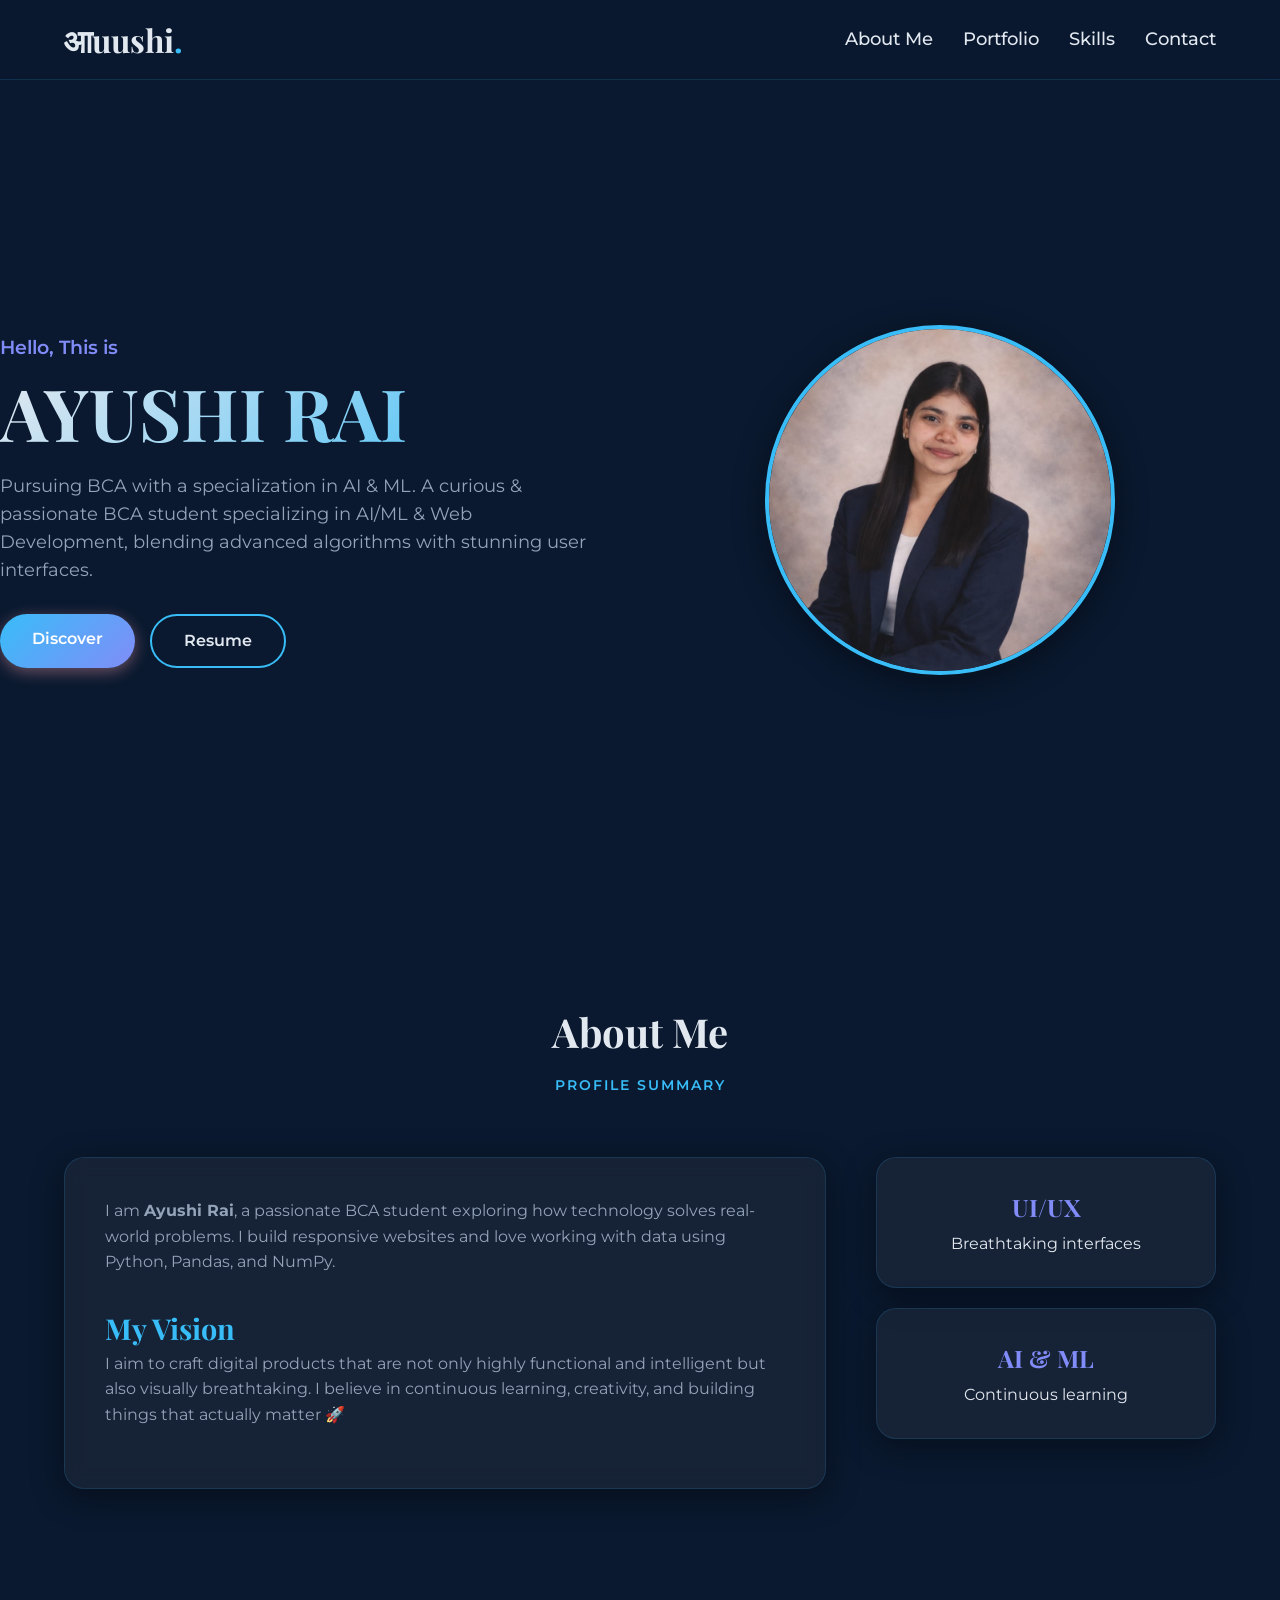
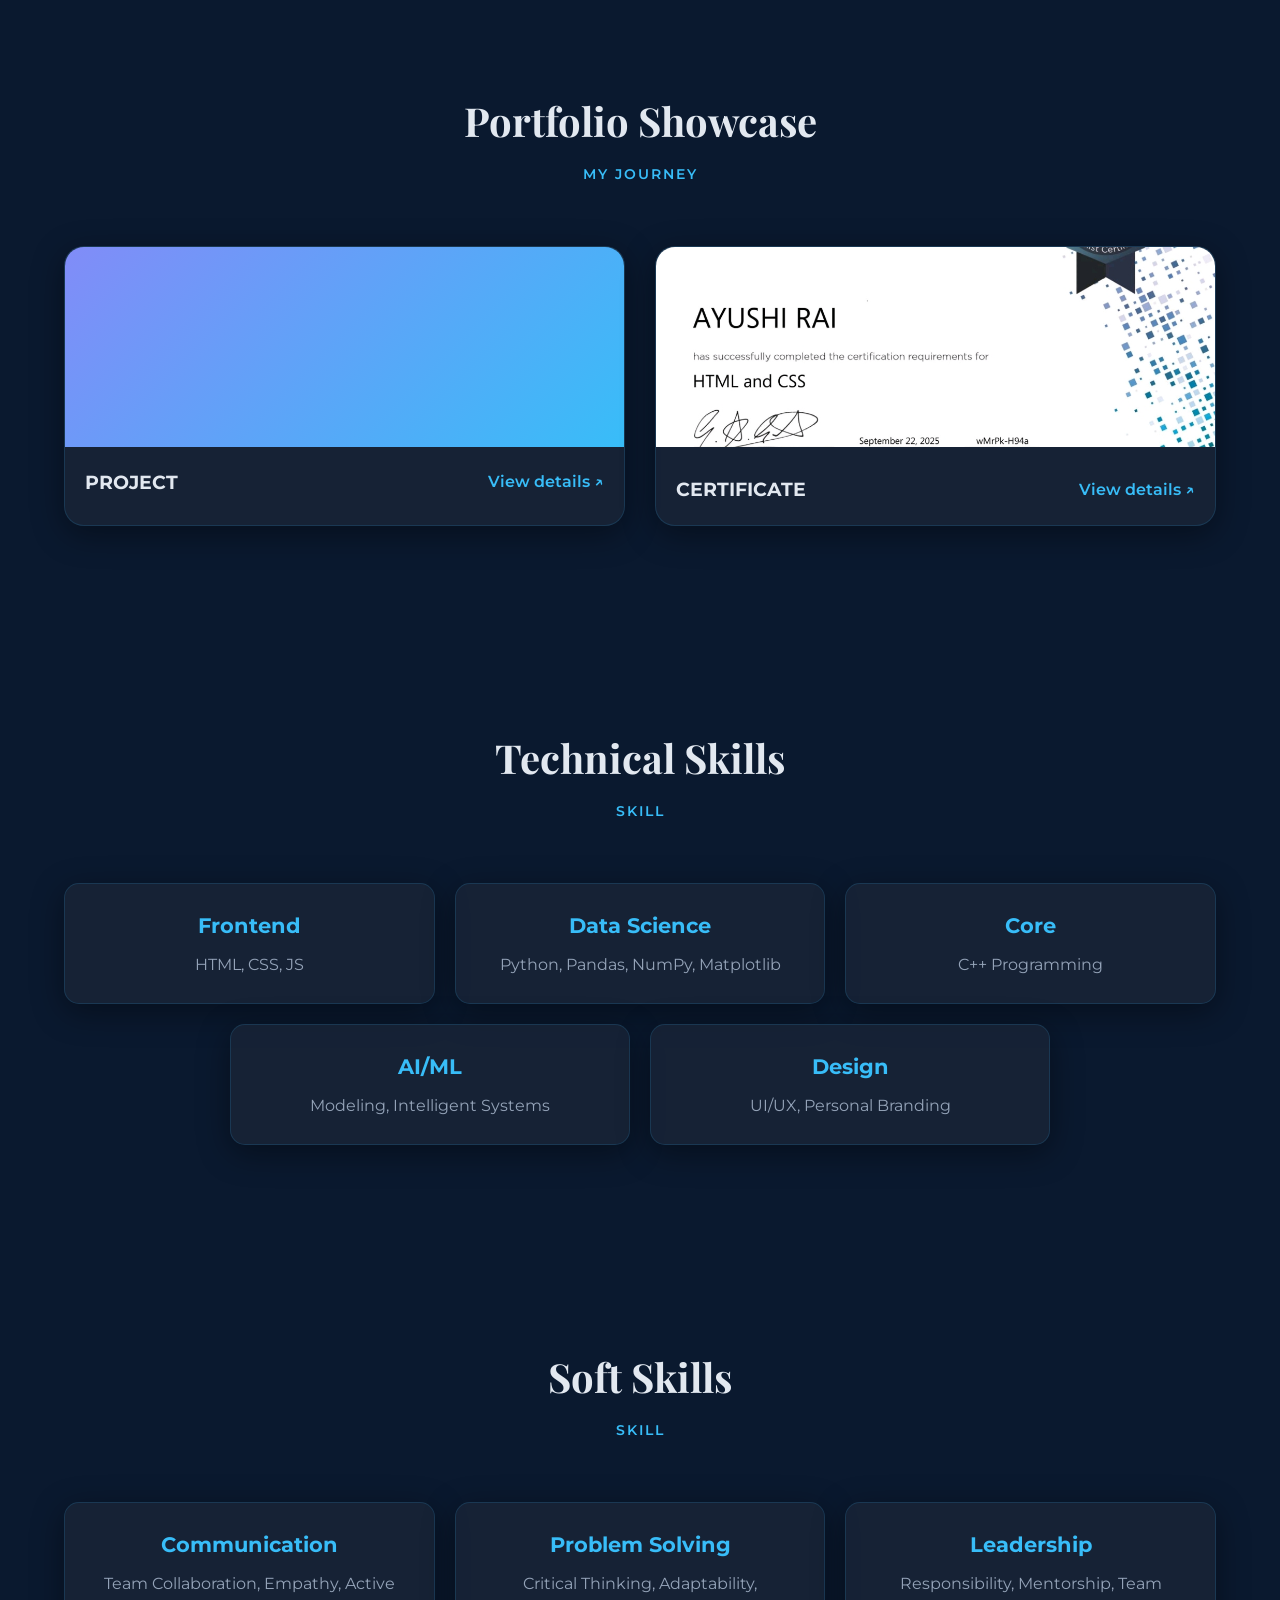
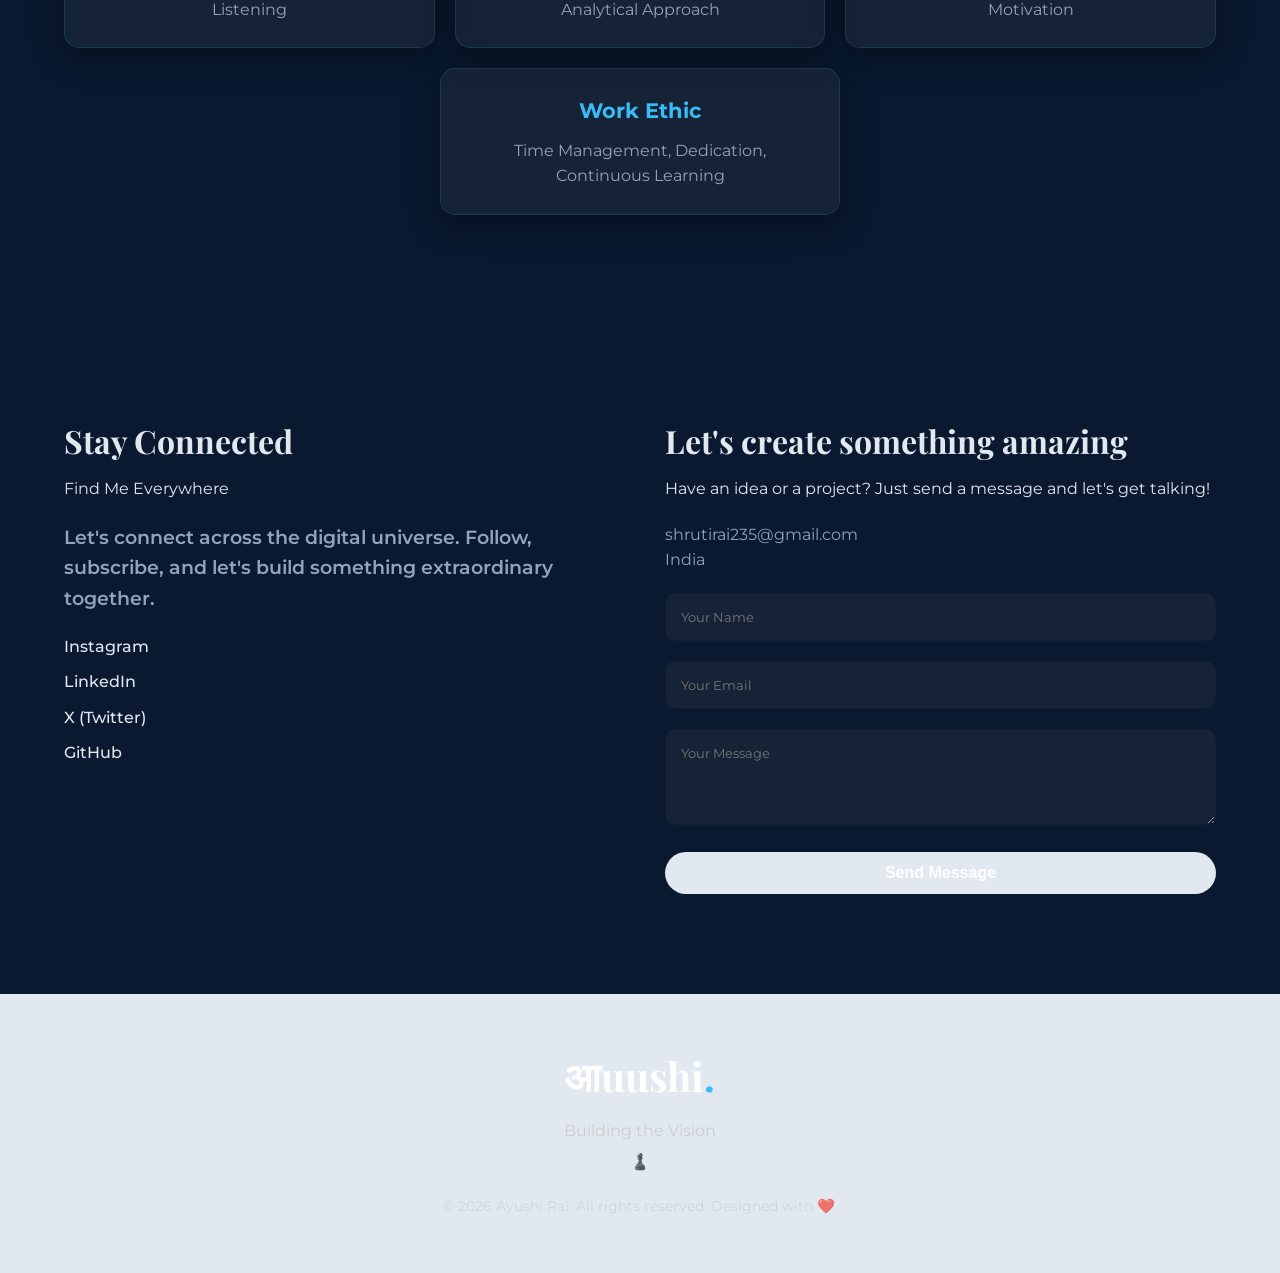
<file: index.html>
<!DOCTYPE html>
<html lang="en">

<head>
    <meta charset="UTF-8">
    <meta name="viewport" content="width=device-width, initial-scale=1.0">
    <title>Ayushi Rai - Portfolio</title>
    <link rel="stylesheet" href="styles.css">
    <link rel="preconnect" href="https://fonts.googleapis.com">
    <link rel="preconnect" href="https://fonts.gstatic.com" crossorigin>
    <link
        href="https://fonts.googleapis.com/css2?family=Montserrat:wght@300;400;500;600;700;800&family=Playfair+Display:ital,wght@0,600;1,600&display=swap"
        rel="stylesheet">
</head>

<body>
    <!-- Navbar -->
    <nav class="navbar">
        <div class="logo">आuushi<span>.</span></div>
        <ul class="nav-links">
            <li><a href="#about">About Me</a></li>
            <li><a href="#portfolio">Portfolio</a></li>
            <li><a href="#skills">Skills</a></li>
            <li><a href="#contact">Contact</a></li>
        </ul>
        <div class="hamburger">
            <span></span><span></span><span></span>
        </div>
    </nav>

    <!-- Hero Section -->
    <header class="hero" id="home">
        <div class="hero-content">
            <h3 class="subtitle">Hello, This is</h3>
            <h1 class="title">AYUSHI RAI</h1>
            <p class="description">
                Pursuing BCA with a specialization in AI & ML. A curious & passionate BCA student specializing in AI/ML
                & Web Development, blending advanced algorithms with stunning user interfaces.
            </p>
            <div class="hero-btns" style="display: flex; gap: 15px;">
                <a href="#about" class="btn primary-btn">Discover</a>
                <a href="resume.html" target="_blank" class="btn"
                    style="border: 2px solid var(--primary); background: transparent; color: var(--text-main); font-weight: 600;">Resume</a>
            </div>
        </div>
        <div class="hero-visual">
            <img src="WhatsApp Image 2026-03-30 at 5.26.53 PM.jpeg" alt="AYUSHI RAI" class="profile-pic">
        </div>
    </header>

    <!-- About Section -->
    <section class="about" id="about">
        <div class="section-title">
            <h2>About Me</h2>
            <p class="section-subtitle">PROFILE SUMMARY</p>
        </div>
        <div class="about-content">
            <div class="about-text">
                <p>I am <strong>Ayushi Rai</strong>, a passionate BCA student exploring how technology solves real-world
                    problems. I build responsive websites and love working with data using Python, Pandas, and NumPy.
                </p>

                <h3 class="vision-title">My Vision</h3>
                <p>I aim to craft digital products that are not only highly functional and intelligent but also visually
                    breathtaking. I believe in continuous learning, creativity, and building things that actually matter
                    🚀</p>
            </div>
            <div class="about-stats">
                <div class="stat-box">
                    <h3>UI/UX</h3>
                    <p>Breathtaking interfaces</p>
                </div>
                <div class="stat-box">
                    <h3>AI & ML</h3>
                    <p>Continuous learning</p>
                </div>
            </div>
        </div>
    </section>

    <!-- Portfolio Section -->
    <section class="portfolio" id="portfolio">
        <div class="section-title">
            <h2>Portfolio Showcase</h2>
            <p class="section-subtitle">My Journey</p>
        </div>
        <div class="portfolio-grid">
            <div class="portfolio-card">
                <div class="card-img bg-1"></div>
                <div class="card-info">
                    <h3>PROJECT</h3>
                    <a href="#" class="view-link">View details ↗</a>
                </div>
            </div>
            <div class="portfolio-card">
                <a href="WhatsApp Image 2026-04-05 at 2.10.51 PM.jpeg" target="_blank">
                    <img src="WhatsApp Image 2026-04-05 at 2.10.51 PM.jpeg" alt="Certificate" class="card-img">
                </a>
                <div class="card-info">
                    <h3>CERTIFICATE</h3>
                    <a href="WhatsApp Image 2026-04-05 at 2.10.51 PM.jpeg" target="_blank" class="view-link">View
                        details ↗</a>
                </div>
            </div>
        </div>
    </section>

    <!-- Skills Section -->
    <section class="skills" id="skills">
        <div class="section-title">
            <h2>Technical Skills</h2>
            <p class="section-subtitle">SKILL</p>
        </div>
        <div class="skills-container">
            <div class="skill-category">
                <h3>Frontend</h3>
                <p>HTML, CSS, JS</p>
            </div>
            <div class="skill-category">
                <h3>Data Science</h3>
                <p>Python, Pandas, NumPy, Matplotlib</p>
            </div>
            <div class="skill-category">
                <h3>Core</h3>
                <p>C++ Programming</p>
            </div>
            <div class="skill-category">
                <h3>AI/ML</h3>
                <p>Modeling, Intelligent Systems</p>
            </div>
            <div class="skill-category">
                <h3>Design</h3>
                <p>UI/UX, Personal Branding</p>
            </div>
        </div>
    </section>

    <!-- Soft Skills Section -->
    <section class="skills" id="soft-skills">
        <div class="section-title">
            <h2>Soft Skills</h2>
            <p class="section-subtitle">SKILL</p>
        </div>
        <div class="skills-container">
            <div class="skill-category">
                <h3>Communication</h3>
                <p>Team Collaboration, Empathy, Active Listening</p>
            </div>
            <div class="skill-category">
                <h3>Problem Solving</h3>
                <p>Critical Thinking, Adaptability, Analytical Approach</p>
            </div>
            <div class="skill-category">
                <h3>Leadership</h3>
                <p>Responsibility, Mentorship, Team Motivation</p>
            </div>
            <div class="skill-category">
                <h3>Work Ethic</h3>
                <p>Time Management, Dedication, Continuous Learning</p>
            </div>
        </div>
    </section>

    <!-- Contact Section -->
    <section class="contact" id="contact">
        <div class="contact-wrapper">
            <div class="contact-info">
                <h2>Stay Connected</h2>
                <p class="section-subtitle">Find Me Everywhere</p>
                <p class="subtitle">Let's connect across the digital universe. Follow, subscribe, and let's build
                    something extraordinary together.</p>

                <ul class="social-links">
                    <li><a href="https://www.instagram.com/pwrettiess._.006?igsh=MTUwbHN6bXZpc3lzeQ%3D%3D" target="_blank" rel="noopener noreferrer">Instagram</a></li>
                    <li><a href="https://www.linkedin.com/in/ayushi-rai-99911b396" target="_blank" rel="noopener noreferrer">LinkedIn</a></li>
                    <li><a href="https://x.com/2006Ayushi" target="_blank" rel="noopener noreferrer">X (Twitter)</a></li>
                    <li><a href="https://github.com/Shruti006-cloud" target="_blank" rel="noopener noreferrer">GitHub</a></li>
                </ul>
            </div>

            <div class="contact-form">
                <h2>Let's create something amazing</h2>
                <p>Have an idea or a project? Just send a message and let's get talking!</p>

                <div class="contact-details-extra">
                    <p>shrutirai235@gmail.com</p>
                    <p>India</p>
                </div>

                <form action="https://api.web3forms.com/submit" method="POST">
                    <input type="hidden" name="access_key" value="37d5f0ad-afba-4447-a69b-bfc92401f9a6">
                    <div class="input-group">
                        <input type="text" name="name" placeholder="Your Name" required>
                    </div>
                    <div class="input-group">
                        <input type="email" name="email" placeholder="Your Email" required>
                    </div>
                    <div class="input-group">
                        <textarea name="message" rows="4" placeholder="Your Message" required></textarea>
                    </div>
                    <button type="submit" class="btn submit-btn">Send Message</button>
                </form>
            </div>
        </div>
    </section>

    <!-- Footer -->
    <footer>
        <div class="footer-content">
            <h2>आuushi<span>.</span></h2>
            <p>Building the Vision</p>
            <p>♟️</p>
            <p class="copyright">© 2026 Ayushi Rai. All rights reserved. Designed with ❤️.</p>
        </div>
    </footer>

    <script src="script.js"></script>
</body>

</html>
</file>
<file: styles.css>
:root {
    --bg-color: #0a192f; /* Navy blue background */
    --text-main: #e2e8f0; /* Light text */
    --text-muted: #94a3b8; /* Muted light text */
    --primary: #38bdf8; /* Light cyan / blue accent */
    --secondary: #818cf8; /* Soft light indigo */
    --accent: #e0f2fe; /* Very light blue */
    --card-bg: rgba(30, 41, 59, 0.6);
    --glass-bg: rgba(10, 25, 47, 0.85);
    --glass-border: rgba(56, 189, 248, 0.15);
    --shadow: 0 8px 32px rgba(0, 0, 0, 0.4);
    
    --font-primary: 'Montserrat', sans-serif;
    --font-heading: 'Playfair Display', serif;
}

* {
    margin: 0;
    padding: 0;
    box-sizing: border-box;
    scroll-behavior: smooth;
}

body {
    font-family: var(--font-primary);
    background-color: var(--bg-color);
    color: var(--text-main);
    line-height: 1.6;
    overflow-x: hidden;
}

h1, h2, h3 {
    font-family: var(--font-heading);
    color: var(--text-main);
}

a {
    text-decoration: none;
    color: inherit;
}

ul {
    list-style: none;
}

.btn {
    display: inline-block;
    padding: 12px 32px;
    border-radius: 50px;
    font-weight: 600;
    cursor: pointer;
    transition: all 0.3s ease;
    border: none;
    font-size: 1rem;
}

.primary-btn {
    background: linear-gradient(135deg, var(--primary), var(--secondary));
    color: white;
    box-shadow: 0 4px 15px rgba(255, 163, 177, 0.4);
}

.primary-btn:hover {
    transform: translateY(-3px);
    box-shadow: 0 6px 20px rgba(255, 163, 177, 0.6);
}

/* Navbar */
.navbar {
    position: fixed;
    top: 0;
    width: 100%;
    height: 80px;
    display: flex;
    justify-content: space-between;
    align-items: center;
    padding: 0 5%;
    background: var(--glass-bg);
    backdrop-filter: blur(10px);
    border-bottom: 1px solid var(--glass-border);
    z-index: 1000;
    transition: all 0.3s ease;
}

.logo {
    font-family: var(--font-heading);
    font-size: 2rem;
    font-weight: 700;
}

.logo span {
    color: var(--primary);
}

.nav-links {
    display: flex;
    gap: 30px;
}

.nav-links a {
    font-weight: 500;
    font-size: 1.1rem;
    position: relative;
    transition: color 0.3s ease;
}

.nav-links a::after {
    content: '';
    position: absolute;
    bottom: -5px;
    left: 0;
    width: 0;
    height: 2px;
    background: var(--primary);
    transition: width 0.3s ease;
}

.nav-links a:hover::after {
    width: 100%;
}

.hamburger {
    display: none;
    flex-direction: column;
    gap: 5px;
    cursor: pointer;
}

.hamburger span {
    width: 25px;
    height: 3px;
    background: var(--text-main);
    transition: 0.3s;
}

/* Common Section */
section {
    padding: 100px 5%;
}

.section-title {
    text-align: center;
    margin-bottom: 60px;
}

.section-title h2 {
    font-size: 2.5rem;
    margin-bottom: 10px;
}

.section-title .section-subtitle {
    color: var(--primary);
    font-weight: 600;
    text-transform: uppercase;
    letter-spacing: 2px;
    font-size: 0.9rem;
    font-family: var(--font-primary);
}

/* Hero */
.hero {
    min-height: 100vh;
    display: flex;
    align-items: center;
    justify-content: space-between;
    padding-top: 100px;
}

.hero-content {
    flex: 1;
    max-width: 600px;
}

.subtitle {
    font-size: 1.2rem;
    color: var(--secondary);
    margin-bottom: 10px;
    font-family: var(--font-primary);
    font-weight: 600;
}

.title {
    font-size: 4.5rem;
    line-height: 1.1;
    margin-bottom: 20px;
    background: linear-gradient(135deg, var(--text-main), var(--primary));
    background-clip: text;
    -webkit-background-clip: text;
    -webkit-text-fill-color: transparent;
}

.description {
    color: var(--text-muted);
    font-size: 1.1rem;
    margin-bottom: 30px;
}

.hero-visual {
    flex: 1;
    display: flex;
    justify-content: center;
    align-items: center;
}

.profile-pic {
    width: 350px;
    height: 350px;
    object-fit: cover;
    object-position: center top;
    border-radius: 50%;
    box-shadow: var(--shadow);
    border: 4px solid var(--primary);
}

/* About */
.about {
    background-color: transparent;
}

.about-content {
    display: flex;
    gap: 50px;
    align-items: flex-start;
}

.about-text {
    flex: 1;
    background: var(--card-bg);
    padding: 40px;
    border-radius: 20px;
    backdrop-filter: blur(10px);
    box-shadow: var(--shadow);
    border: 1px solid var(--glass-border);
}

.about-text p {
    color: var(--text-muted);
    margin-bottom: 20px;
}

.vision-title {
    margin-top: 30px;
    font-size: 1.8rem;
    color: var(--primary);
}

.about-stats {
    flex: 0.5;
    display: flex;
    flex-direction: column;
    gap: 20px;
}

.stat-box {
    background: var(--card-bg);
    padding: 30px;
    border-radius: 20px;
    box-shadow: var(--shadow);
    border: 1px solid var(--glass-border);
    text-align: center;
    transition: transform 0.3s ease;
}

.stat-box:hover {
    transform: translateY(-5px);
}

.stat-box h3 {
    font-size: 1.5rem;
    color: var(--secondary);
    margin-bottom: 5px;
}

/* Portfolio */
.portfolio-grid {
    display: grid;
    grid-template-columns: repeat(auto-fit, minmax(300px, 1fr));
    gap: 30px;
}

.portfolio-card {
    background: var(--card-bg);
    border-radius: 20px;
    overflow: hidden;
    box-shadow: var(--shadow);
    border: 1px solid var(--glass-border);
    transition: transform 0.3s ease;
}

.portfolio-card:hover {
    transform: translateY(-10px);
}

.card-img {
    height: 200px;
    width: 100%;
    object-fit: cover;
    background-color: var(--accent);
}

.bg-1 { background: linear-gradient(135deg, var(--secondary), var(--primary)); }
.bg-2 { background: linear-gradient(135deg, var(--primary), var(--accent)); }

.card-info {
    padding: 20px;
    display: flex;
    justify-content: space-between;
    align-items: center;
}

.card-info h3 {
    font-family: var(--font-primary);
    font-size: 1.2rem;
}

.view-link {
    color: var(--primary);
    font-weight: 600;
    transition: color 0.3s;
}

.view-link:hover {
    color: var(--secondary);
}

/* Skills */
.skills-container {
    display: flex;
    flex-wrap: wrap;
    gap: 20px;
    justify-content: center;
}

.skill-category {
    background: var(--card-bg);
    padding: 25px 35px;
    border-radius: 15px;
    box-shadow: var(--shadow);
    border: 1px solid var(--glass-border);
    text-align: center;
    flex: 1 1 300px;
    max-width: 400px;
    transition: transform 0.3s, background 0.3s;
}

.skill-category:hover {
    transform: scale(1.05);
    background: linear-gradient(135deg, rgba(255,255,255,0.9), rgba(255,255,255,1));
}

.skill-category h3 {
    color: var(--primary);
    margin-bottom: 10px;
    font-family: var(--font-primary);
    font-size: 1.3rem;
}

.skill-category p {
    color: var(--text-muted);
}

/* Contact */
.contact-wrapper {
    display: flex;
    gap: 50px;
    flex-wrap: wrap;
}

.contact-info, .contact-form {
    flex: 1;
    min-width: 300px;
}

.contact-info h2, .contact-form h2 {
    font-size: 2rem;
    margin-bottom: 10px;
}

.contact-info .subtitle {
    margin: 20px 0;
    color: var(--text-muted);
}

.social-links {
    margin-bottom: 30px;
}

.social-links li {
    margin-bottom: 10px;
}

.social-links a {
    color: var(--text-main);
    font-weight: 500;
    transition: color 0.3s;
}

.social-links a:hover {
    color: var(--primary);
}

.contact-details-extra {
    margin: 20px 0;
    color: var(--text-muted);
}

.input-group {
    margin-bottom: 20px;
}

.input-group input, .input-group textarea {
    width: 100%;
    padding: 15px;
    border-radius: 10px;
    border: 1px solid rgba(0,0,0,0.1);
    background: var(--card-bg);
    font-family: var(--font-primary);
    color: var(--text-main);
    outline: none;
    transition: border 0.3s, box-shadow 0.3s;
}

.input-group input:focus, .input-group textarea:focus {
    border-color: var(--primary);
    box-shadow: 0 0 10px rgba(255, 163, 177, 0.2);
}

.submit-btn {
    background: var(--text-main);
    color: white;
    width: 100%;
}

.submit-btn:hover {
    background: var(--primary);
}

/* Footer */
footer {
    background: var(--text-main);
    color: white;
    text-align: center;
    padding: 50px 20px;
}

.footer-content h2 {
    color: white;
    font-size: 2.5rem;
    margin-bottom: 10px;
}

.footer-content h2 span {
    color: var(--primary);
}

.footer-content p {
    color: #ccc;
    margin-bottom: 5px;
}

.copyright {
    margin-top: 20px;
    font-size: 0.9rem;
    opacity: 0.7;
}

/* Responsive */
@media (max-width: 768px) {
    .nav-links {
        display: none;
    }
    .hamburger {
        display: flex;
    }
    .hero {
        flex-direction: column;
        text-align: center;
        padding-top: 120px;
    }
    .hero-visual {
        margin-top: 50px;
    }
    .blob-wrapper {
        width: 300px;
        height: 300px;
    }
    .title {
        font-size: 3rem;
    }
    .about-content {
        flex-direction: column;
    }
    .contact-wrapper {
        flex-direction: column;
    }
}
</file>
